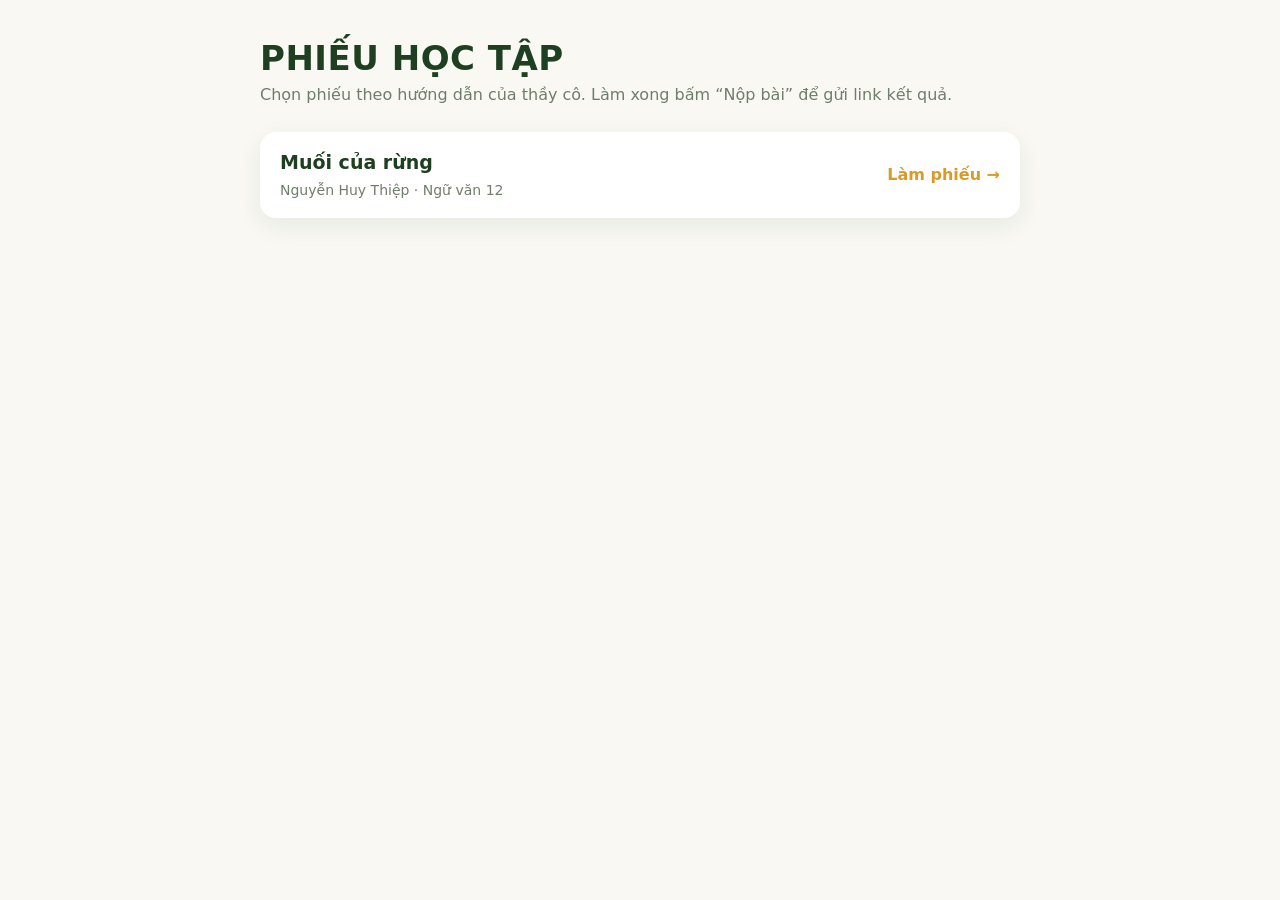
<file: index.html>
<!doctype html>
<html lang="vi">
<head>
<meta charset="utf-8"><meta name="viewport" content="width=device-width,initial-scale=1"><meta name="robots" content="noindex">
<title>Phiếu học tập</title>
<style>
:root{--paper:#F9F8F3;--ink:#1E3F20;--y:#D99B26;--r:#9E4733;--mute:#6f7d6c}
body{margin:0;background:var(--paper);color:var(--ink);font:16px/1.55 system-ui,'Segoe UI',sans-serif}
.w{max-width:760px;margin:0 auto;padding:40px 16px}
h1{font:800 34px/1.1 system-ui;margin:0 0 6px;letter-spacing:.5px}
p{color:var(--mute);margin:0 0 24px}
a.c{display:flex;justify-content:space-between;gap:12px;align-items:center;background:#fff;border-radius:16px;padding:16px 20px;margin-bottom:12px;text-decoration:none;color:var(--ink);box-shadow:0 8px 24px rgba(30,63,32,.08)}
a.c b{font-size:19px} a.c span{color:var(--mute);font-size:14px} a.c i{font-style:normal;color:var(--y);font-weight:800}
</style>
</head>
<body><div class="w">
<h1>PHIẾU HỌC TẬP</h1>
<p>Chọn phiếu theo hướng dẫn của thầy cô. Làm xong bấm “Nộp bài” để gửi link kết quả.</p>
<a class="c" href="van12/muoi-cua-rung/"><div><b>Muối của rừng</b><br><span>Nguyễn Huy Thiệp · Ngữ văn 12</span></div><i>Làm phiếu →</i></a>
</div></body>
</html>
</file>
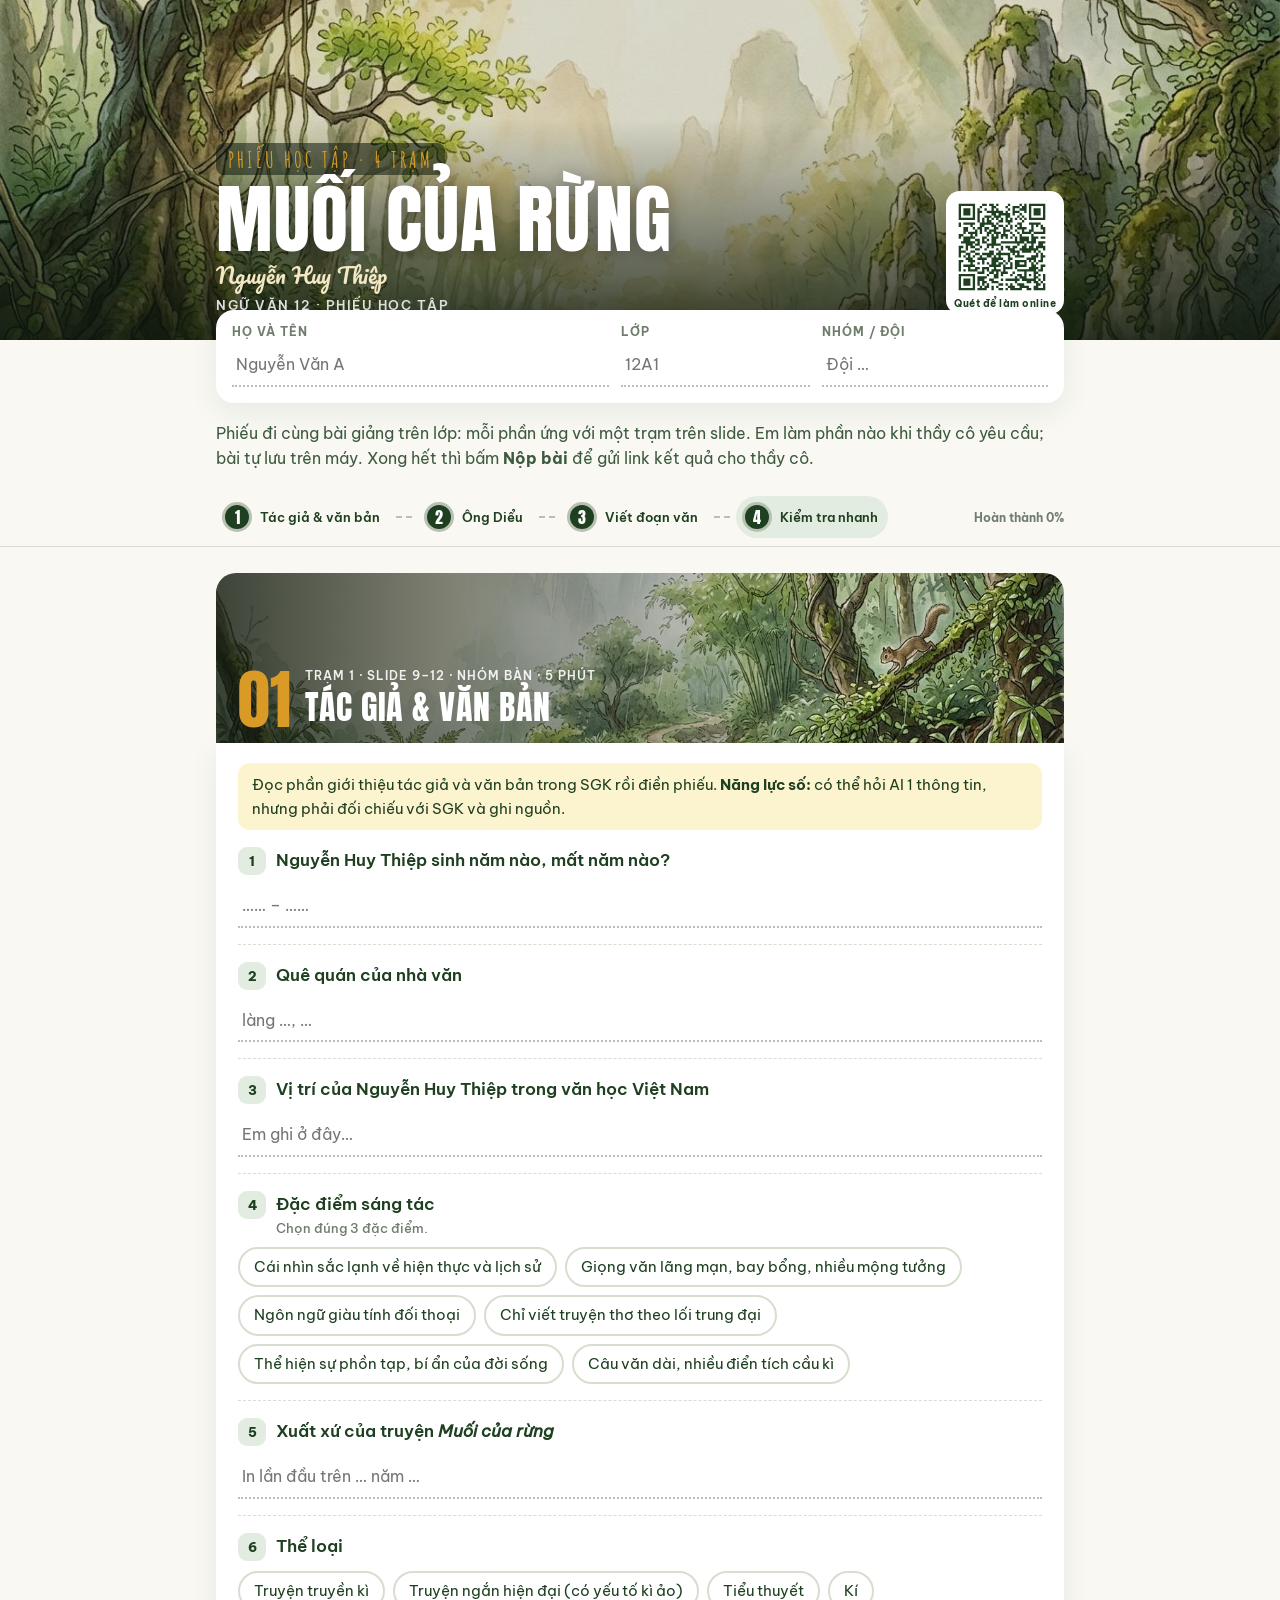
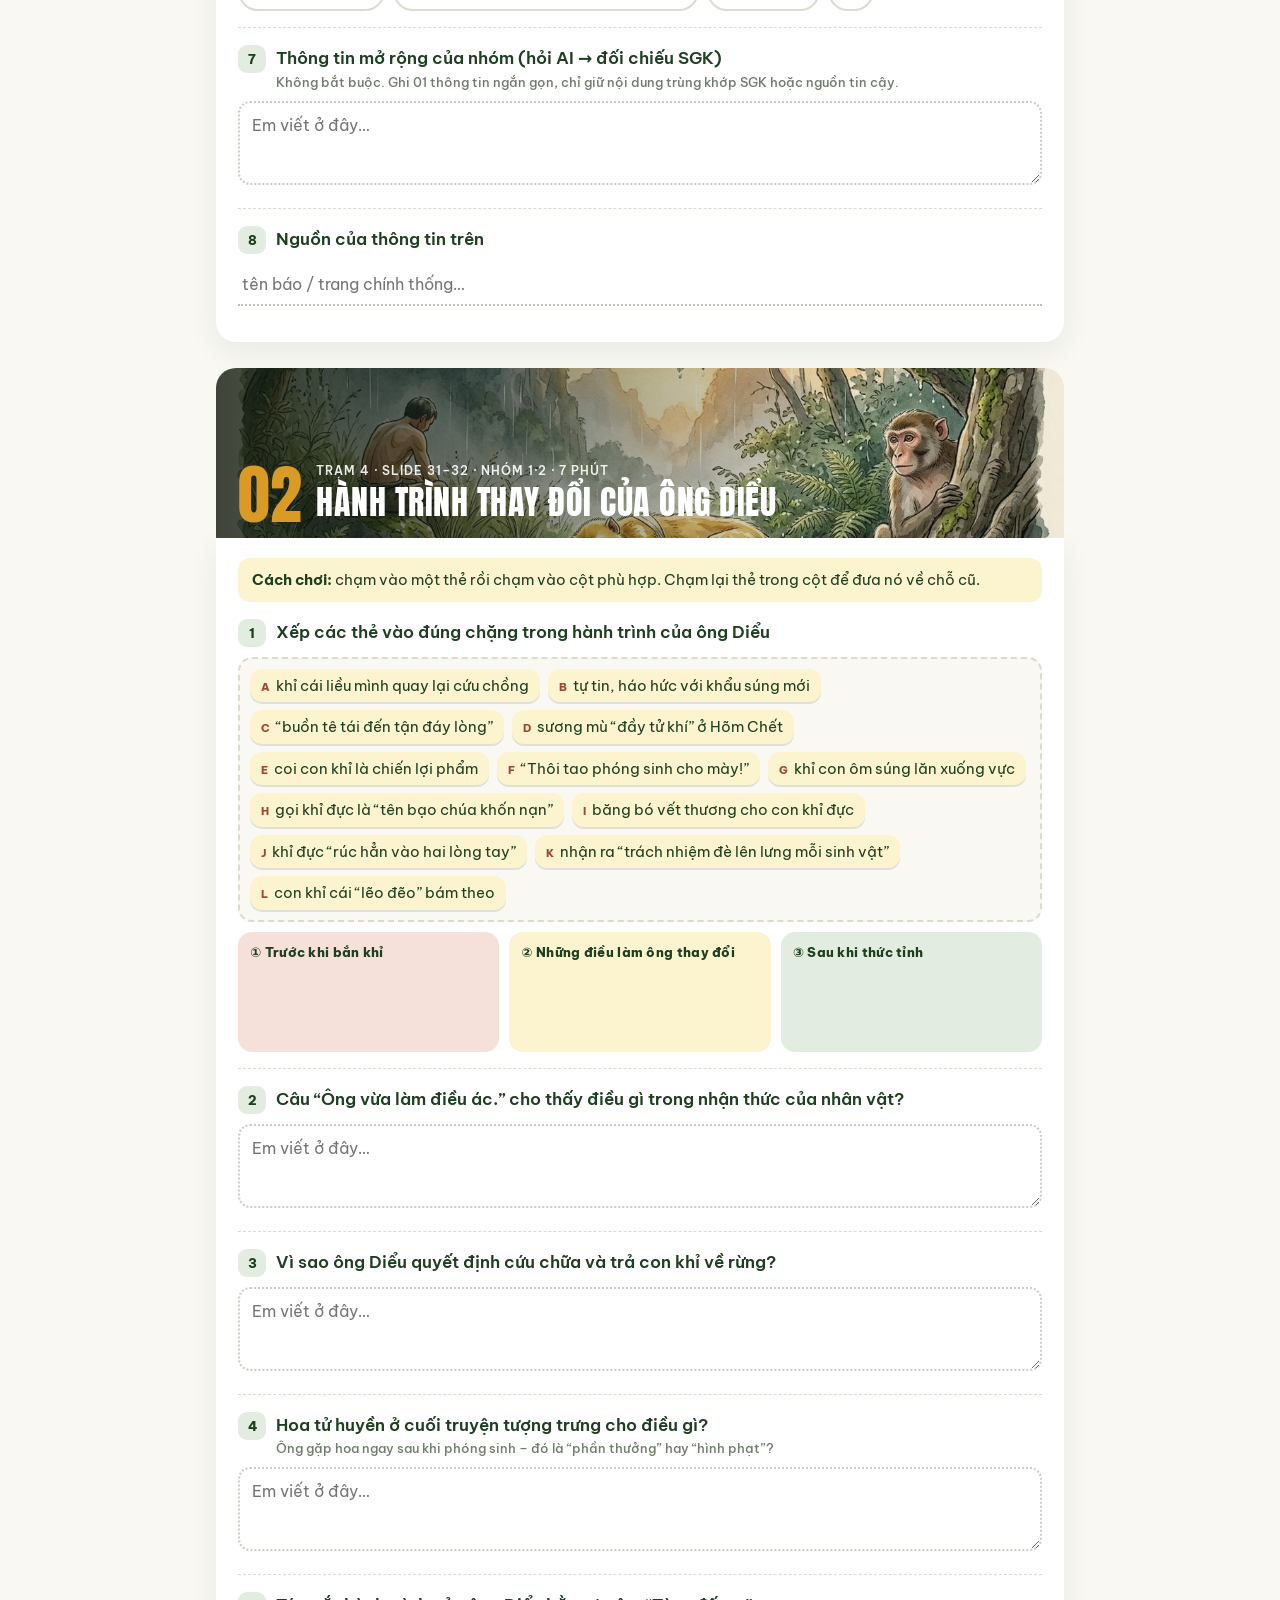
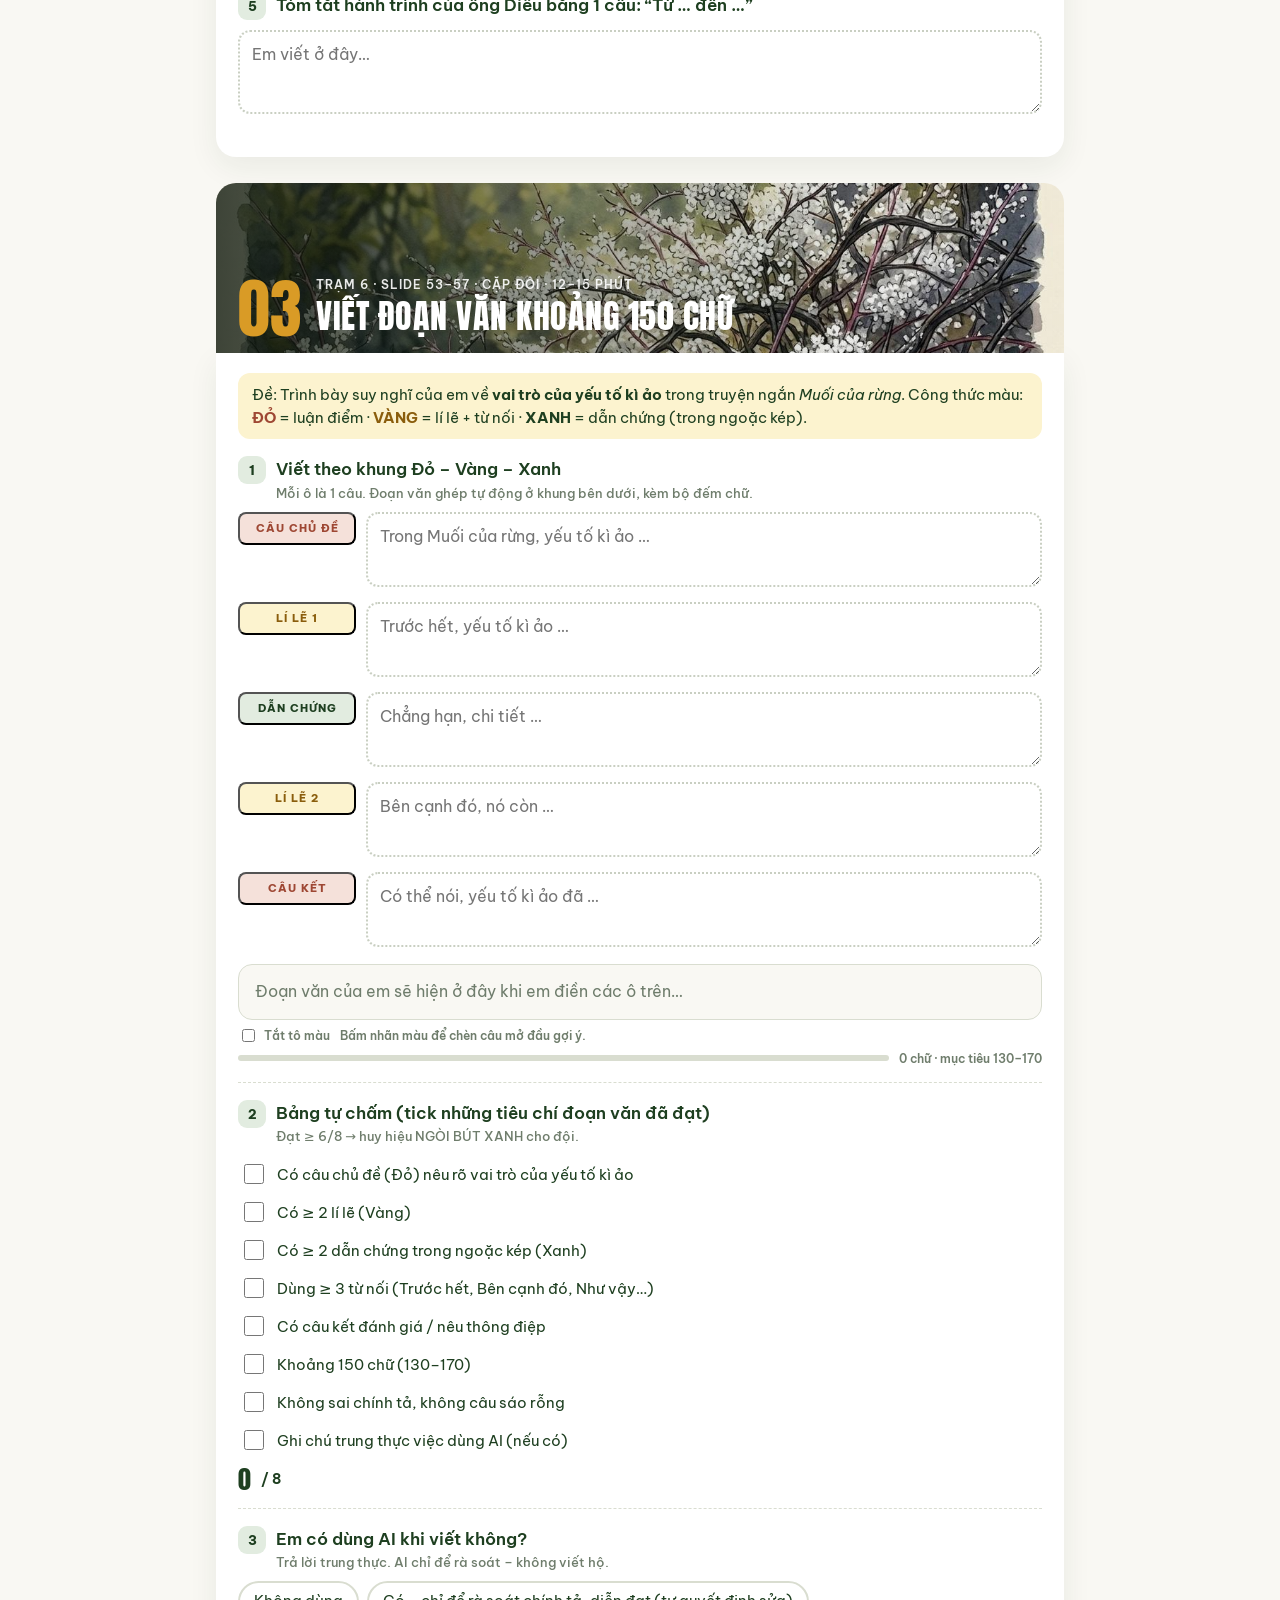
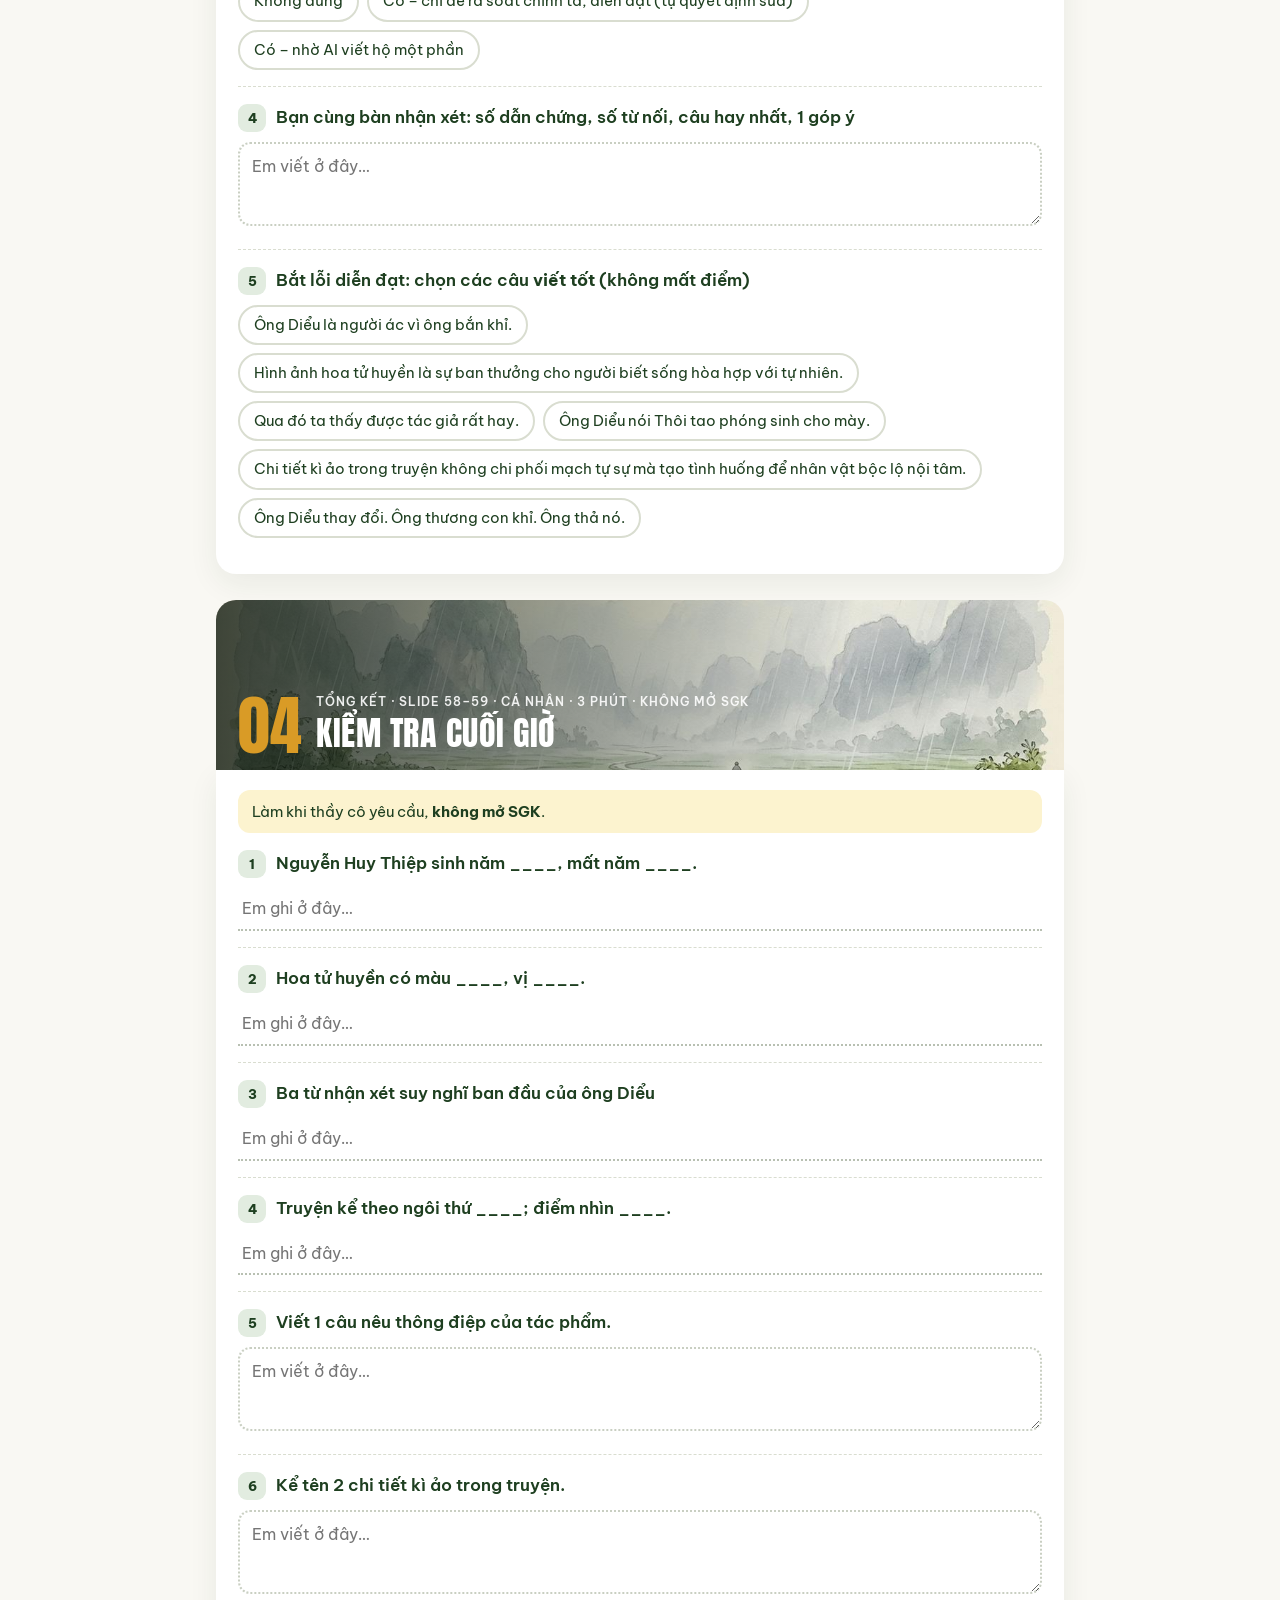
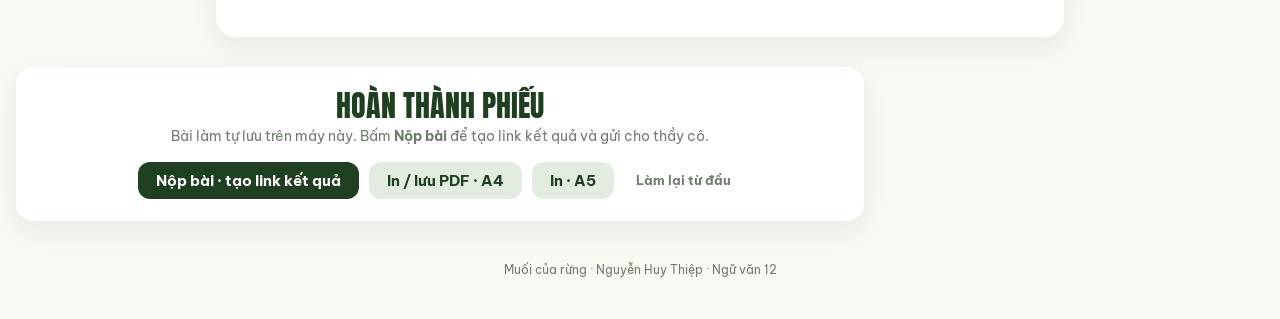
<file: van12/muoi-cua-rung/index.html>
<!doctype html>
<html lang="vi">
<head>
<meta charset="utf-8">
<meta name="viewport" content="width=device-width,initial-scale=1">
<meta name="robots" content="noindex">
<title>Phiếu học tập · Muối của rừng</title>
<link rel="stylesheet" href="fonts.css">
<style>/* Phiếu học tập tương tác – skill cinematic-lesson-html. Cùng bảng màu với slide. */
:root{
  --paper:#F9F8F3; --card:#fff; --ink:#1E3F20; --ink2:#3d5a3f; --mute:#6f7d6c; --line:#d9ddd0;
  --g:#1E3F20; --gl:#E2ECE0; --y:#D99B26; --yl:#FCF3CF; --r:#9E4733; --rl:#F5E1DA;
  --f-big:'Anton',Impact,sans-serif; --f-hand:'Pacifico',cursive; --f-label:'Amatic SC',cursive;
  --f-body:'Be Vietnam Pro',system-ui,sans-serif; --ease:cubic-bezier(.25,1,.5,1);
}
*{box-sizing:border-box}
html{-webkit-text-size-adjust:100%}
body{margin:0;background:var(--paper);color:var(--ink);font:400 16px/1.55 var(--f-body);-webkit-font-smoothing:antialiased}
button,input,textarea,select{font:inherit;color:inherit}
img{max-width:100%}
.wrap{max-width:880px;margin:0 auto;padding:0 16px}

/* ---------- HERO ---------- */
.hero{position:relative;min-height:340px;display:flex;align-items:flex-end;color:#fff;overflow:hidden;background:#24331f}
.hero .bgi{position:absolute;inset:0;width:100%;height:100%;object-fit:cover;animation:kb 26s ease-in-out infinite alternate}
.hero::after{content:"";position:absolute;inset:0;background:linear-gradient(0deg,rgba(14,24,13,.86),rgba(14,24,13,.15) 65%)}
@keyframes kb{from{transform:scale(1.04)}to{transform:scale(1.14) translate(-1.5%,1%)}}
.hero .wrap{position:relative;z-index:2;width:100%;padding-top:40px;padding-bottom:26px;display:flex;gap:18px;align-items:flex-end}
.hero .tt{flex:1;min-width:0}
.hero .kick{font:700 22px/1 var(--f-label);letter-spacing:3px;color:var(--y)}
.hero h1{font:400 clamp(40px,9vw,76px)/1 var(--f-big);margin:6px 0 4px;text-transform:uppercase;letter-spacing:1px;text-shadow:0 4px 18px rgba(0,0,0,.35)}
.hero .au{font:400 22px/1.3 var(--f-hand);color:#f3e7c4}
.hero .meta{font:600 13px/1.4 var(--f-body);letter-spacing:1.5px;text-transform:uppercase;opacity:.85;margin-top:6px}
.qrbox{background:#fff;border-radius:14px;padding:8px 8px 4px;text-align:center;color:var(--ink);flex:none}
.qrbox svg{display:block;width:96px;height:96px}
.qrbox small{display:block;font:700 10px/1.3 var(--f-body);letter-spacing:.5px;margin-top:2px}

/* ---------- MODE BANNER / TOOLBAR ---------- */
.mode{display:none;background:var(--r);color:#fff;font:600 14px/1.4 var(--f-body);padding:9px 0}
.mode .wrap{display:flex;gap:10px;align-items:center;flex-wrap:wrap}
.mode b{letter-spacing:1px}
body.gv .mode,body.res .mode{display:block}
body.gv .info,body.res .info{margin-top:14px}
body.res:not(.gv) .mode{background:var(--g)}
.mode button{margin-left:auto}
.mode button+button{margin-left:0}

/* ---------- INFO ---------- */
.info{margin:-30px auto 0;position:relative;z-index:3}
.info .card{display:grid;grid-template-columns:2fr 1fr 1.2fr;gap:12px;padding:16px}
.info label{display:block;font:700 12px/1 var(--f-body);letter-spacing:1px;color:var(--mute);text-transform:uppercase;margin-bottom:6px}
.intro{margin:18px 0 0;font-size:16px;color:var(--ink2)}

/* ---------- NAV (trạm) ---------- */
.nav{position:sticky;top:0;z-index:20;background:rgba(249,248,243,.93);backdrop-filter:blur(8px);border-bottom:1px solid var(--line);margin-top:18px}
.nav .wrap{display:flex;align-items:center;gap:6px;padding-top:8px;padding-bottom:8px;overflow-x:auto;scrollbar-width:none}
.nav a{display:flex;align-items:center;gap:8px;text-decoration:none;color:var(--ink);font:600 13px/1.2 var(--f-body);padding:6px 10px 6px 6px;border-radius:999px;white-space:nowrap;flex:none;transition:background .2s}
.nav a:hover,.nav a.cur{background:var(--gl)}
.nav .dot{width:30px;height:30px;border-radius:50%;display:grid;place-items:center;font:400 16px/1 var(--f-big);color:#fff;background:conic-gradient(var(--y) calc(var(--p,0)*1%),#b8c0b2 0);position:relative}
.nav .dot::before{content:"";position:absolute;inset:3px;border-radius:50%;background:var(--g)}
.nav .dot span{position:relative}
.nav .dot.done::before{background:var(--y)}
.nav .sep{flex:none;width:16px;border-top:2px dashed #b8c0b2}
.nav .tot{margin-left:auto;font:700 12px var(--f-body);color:var(--mute);white-space:nowrap;padding-left:10px}

/* ---------- PART ---------- */
.part{margin:26px 0 8px;scroll-margin-top:60px}
.banner{position:relative;height:170px;border-radius:20px 20px 0 0;overflow:hidden;background:var(--g)}
.banner img{width:100%;height:100%;object-fit:cover;transition:transform 6s ease}
.part:hover .banner img{transform:scale(1.05)}
.banner::after{content:"";position:absolute;inset:0;background:linear-gradient(90deg,rgba(14,24,13,.8),rgba(14,24,13,.05) 75%)}
.banner .bt{position:absolute;z-index:2;left:22px;right:22px;bottom:14px;color:#fff}
.banner .n{font:400 64px/0.9 var(--f-big);color:var(--y);float:left;margin-right:14px}
.banner h2{font:400 clamp(24px,4.6vw,34px)/1.08 var(--f-big);margin:4px 0 4px;text-transform:uppercase;letter-spacing:.5px}
.banner .m{font:600 12px/1.4 var(--f-body);letter-spacing:1px;opacity:.9;text-transform:uppercase}
.pbody{background:var(--card);border-radius:0 0 20px 20px;padding:8px 22px 20px;box-shadow:0 10px 30px rgba(30,63,32,.07)}
.pintro{margin:12px 0 0;padding:10px 14px;background:var(--yl);border-radius:12px;font-size:15px}
.card{background:var(--card);border-radius:18px;box-shadow:0 10px 30px rgba(30,63,32,.07)}

/* ---------- ITEM ---------- */
.it{padding:18px 0 16px;border-bottom:1px dashed var(--line)}
.it:last-child{border-bottom:0}
.q{font:600 17px/1.45 var(--f-body);margin:0 0 10px;display:flex;gap:10px}
.q .qn{flex:none;width:28px;height:28px;border-radius:9px;background:var(--gl);color:var(--g);display:grid;place-items:center;font:800 13px var(--f-body);margin-top:-1px}
.it.filled .q .qn{background:var(--g);color:#fff}
.q small{display:block;font:500 13px/1.4 var(--f-body);color:var(--mute);margin-top:2px}
.inp{width:100%;border:0;border-bottom:2px dotted #b8c0b2;background:linear-gradient(transparent 92%,transparent);padding:8px 4px;font-size:16px;outline:0;border-radius:0;transition:border-color .2s,background .2s}
.inp:focus{border-bottom-color:var(--y);background:var(--yl)}
textarea.inp{resize:vertical;min-height:84px;line-height:1.6;border:2px dotted #c9cfc2;border-radius:12px;padding:10px 12px}
textarea.inp:focus{border-color:var(--y)}
.meter{display:flex;align-items:center;gap:10px;margin-top:6px;font:600 12px var(--f-body);color:var(--mute)}
.meter i{flex:1;height:6px;border-radius:9px;background:var(--line);overflow:hidden;position:relative}
.meter i b{position:absolute;inset:0 auto 0 0;width:var(--w,0%);background:var(--y);border-radius:9px;transition:width .3s var(--ease)}
.meter.ok i b{background:#4f8a4a} .meter.over i b{background:var(--r)}
.pv,.lines{display:none}

/* lựa chọn */
.opts{display:flex;flex-wrap:wrap;gap:8px}
.opt{border:2px solid var(--line);background:#fff;border-radius:999px;padding:8px 14px;cursor:pointer;font-size:15px;line-height:1.35;text-align:left;transition:all .18s var(--ease)}
.opt:hover{border-color:var(--y)}
.opt.on{background:var(--g);border-color:var(--g);color:#fff;transform:translateY(-1px);box-shadow:0 6px 14px rgba(30,63,32,.18)}
.opt .bx{display:none}

/* phân loại (chạm thẻ → chạm ngăn) */
.pool{display:flex;flex-wrap:wrap;gap:8px;min-height:46px;padding:10px;border-radius:14px;background:var(--paper);border:2px dashed var(--line);margin-bottom:10px}
.pool:empty::before{content:"✓ Đã xếp hết thẻ";color:var(--mute);font:600 13px var(--f-body);align-self:center}
.chip{border:0;background:var(--yl);border-radius:12px;padding:7px 11px;font-size:14.5px;line-height:1.35;cursor:pointer;box-shadow:0 2px 0 rgba(30,63,32,.12);transition:transform .2s var(--ease),box-shadow .2s;text-align:left}
.chip b{font:800 11px var(--f-body);color:var(--r);margin-right:6px}
.chip.sel{background:var(--y);color:#fff;transform:translateY(-3px) rotate(-1deg);box-shadow:0 8px 18px rgba(217,155,38,.4)}
.chip.sel b{color:#fff}
.bins{display:grid;grid-template-columns:repeat(var(--nb,3),1fr);gap:10px}
.bin{border-radius:14px;padding:10px;min-height:120px;background:var(--gl);border:2px solid transparent;cursor:pointer;transition:border-color .2s,background .2s;display:flex;flex-direction:column;gap:6px}
.bin h5{margin:0 0 2px;font:800 13px/1.3 var(--f-body);letter-spacing:.3px}
.bin:nth-child(1){background:var(--rl)} .bin:nth-child(2){background:var(--yl)} .bin:nth-child(3){background:var(--gl)}
.bin.hot{border-color:var(--y);border-style:dashed}
.bin .chip{background:#fff}
.bin .wl{display:none}

/* khung đoạn văn */
.frame .fl{display:grid;grid-template-columns:118px 1fr;gap:10px;align-items:start;margin-bottom:8px}
.frame .tag{font:800 11px/1.3 var(--f-body);letter-spacing:1px;text-transform:uppercase;padding:7px 8px;border-radius:8px;text-align:center}
.t-r{background:var(--rl);color:var(--r)} .t-y{background:var(--yl);color:#8a5d0c} .t-g{background:var(--gl);color:var(--g)}
.frame textarea.inp{min-height:58px}
.prev{margin-top:10px;padding:14px 16px;border-radius:14px;background:var(--paper);border:1px solid var(--line);font-size:15.5px;line-height:1.65}
.prev:empty::before{content:"Đoạn văn của em sẽ hiện ở đây khi em điền các ô trên…";color:var(--mute)}
.prev .cr{background:var(--rl);border-radius:4px} .prev .cy{background:var(--yl);border-radius:4px} .prev .cg{background:var(--gl);border-radius:4px}
.prev.plain span{background:none!important}
.mini{font:600 12px var(--f-body);color:var(--mute);display:flex;gap:10px;align-items:center;margin-top:6px;flex-wrap:wrap}
.mini label{display:flex;gap:6px;align-items:center;cursor:pointer}

/* bảng tự chấm */
.cl label{display:flex;gap:10px;align-items:flex-start;padding:7px 2px;cursor:pointer;font-size:15px}
.cl input{width:20px;height:20px;accent-color:var(--g);flex:none;margin-top:1px}
.cl .sum{display:flex;align-items:center;gap:10px;margin-top:6px;font:700 14px var(--f-body)}
.cl .sum b{font:400 26px/1 var(--f-big);color:var(--g)}
.medal{display:none;font:400 18px/1 var(--f-hand);color:#fff;background:var(--r);padding:8px 14px;border-radius:999px;animation:pop .5s var(--ease)}
.cl.pass .medal{display:inline-block}
@keyframes pop{from{transform:scale(.4) rotate(-8deg);opacity:0}}

/* ---------- ĐÁP ÁN (chỉ GV) ---------- */
.ans{display:none;margin-top:10px;padding:10px 14px;border-radius:12px;background:#eaf4e6;border-left:5px solid #4f8a4a;font-size:14.5px}
.ans::before{content:"ĐÁP ÁN · GỢI Ý";display:block;font:800 11px var(--f-body);letter-spacing:1.5px;color:#4f8a4a;margin-bottom:4px}
body.gv.showans .ans{display:block}
.ans ul{margin:4px 0;padding-left:18px}
.q .score{margin-left:auto;align-self:flex-start;flex:none}
.score{display:none;font:800 12px var(--f-body);padding:4px 9px;border-radius:7px;margin-left:8px;background:var(--line)}
body.gv.res .score{display:inline-block}
.score.s1{background:#4f8a4a;color:#fff} .score.s5{background:var(--y);color:#fff} .score.s0{background:var(--r);color:#fff}
.pscore{display:none;margin-left:auto;font:400 26px/1 var(--f-big);color:var(--y)}
body.gv.res .pscore{display:block}

/* ---------- ACTIONS ---------- */
.actions{margin:30px 0 40px;text-align:center}
.actions .card{padding:22px 18px}
.actions h3{font:400 30px/1.1 var(--f-big);margin:0 0 4px;text-transform:uppercase}
.actions p{margin:0 0 14px;color:var(--mute);font-size:14px}
.row{display:flex;gap:10px;flex-wrap:wrap;justify-content:center}
.b{border:0;border-radius:12px;padding:11px 18px;font:700 15px/1 var(--f-body);cursor:pointer;background:var(--gl);color:var(--g);transition:transform .15s,box-shadow .2s}
.b:hover{transform:translateY(-1px);box-shadow:0 6px 14px rgba(30,63,32,.15)}
.b:active{transform:translateY(1px)}
.b.p{background:var(--g);color:#fff} .b.y{background:var(--y);color:#fff} .b.r{background:var(--r);color:#fff}
.b.sm{padding:7px 12px;font-size:13px;border-radius:9px}
.mode .b{background:rgba(255,255,255,.18);color:#fff}
.foot{text-align:center;color:var(--mute);font-size:12px;padding:0 0 40px}

/* ---------- MODAL ---------- */
.modal{position:fixed;inset:0;z-index:50;background:rgba(14,24,13,.55);display:none;align-items:center;justify-content:center;padding:16px}
.modal.show{display:flex;animation:fade .25s}
@keyframes fade{from{opacity:0}}
.modal .card{width:min(640px,100%);max-height:92vh;overflow:auto;padding:22px;position:relative}
.modal h3{font:400 28px/1.1 var(--f-big);margin:0 0 6px;text-transform:uppercase}
.modal .x{position:absolute;right:12px;top:10px;border:0;background:none;font-size:26px;cursor:pointer;color:var(--mute)}
.modal textarea{width:100%;min-height:96px;font:500 12px/1.4 ui-monospace,Consolas,monospace;border:2px solid var(--line);border-radius:12px;padding:10px;word-break:break-all}
.modal .warn{font-size:13px;color:var(--r);margin:6px 0}
#qrOut{display:flex;justify-content:center;margin-top:12px}
#qrOut svg,#qrOut img{width:min(320px,80vw);height:auto;background:#fff;padding:8px;border-radius:12px}
.sumtb{width:100%;border-collapse:collapse;font-size:13px;margin-top:10px}
.sumtb th,.sumtb td{border-bottom:1px solid var(--line);padding:6px 5px;text-align:left;white-space:nowrap}
.sumtb th{font-size:11px;letter-spacing:1px;color:var(--mute);text-transform:uppercase}
.sumtb td.n{text-align:right;font-weight:700}
.toast{position:fixed;left:50%;bottom:22px;transform:translateX(-50%) translateY(30px);background:var(--g);color:#fff;padding:10px 18px;border-radius:12px;font:600 14px var(--f-body);opacity:0;transition:all .3s var(--ease);z-index:60;pointer-events:none;max-width:90vw}
.toast.show{opacity:1;transform:translateX(-50%) translateY(0)}
.ro .inp,.ro .opt,.ro .chip,.ro .bin,.ro input{pointer-events:none}
canvas.cf{position:fixed;inset:0;pointer-events:none;z-index:70}

@media (max-width:640px){
  .hero{min-height:300px} .hero .wrap{flex-direction:column;align-items:flex-start}
  .qrbox{display:none}
  .info .card{grid-template-columns:1fr 1fr} .info .card>div:first-child{grid-column:1/-1}
  .bins{grid-template-columns:1fr}
  .frame .fl{grid-template-columns:1fr;gap:4px} .frame .tag{justify-self:start}
  .pbody{padding:6px 16px 16px} .banner{height:140px}
  .nav .lab{display:none} .nav a{padding:4px}
}
@media (prefers-reduced-motion:reduce){*{animation:none!important;transition:none!important}}

/* ---------- IN A4 / A5 ---------- */
.ponly{display:none}
@media print{
  :root{--card:#fff}
  body{background:#fff;font-size:10.5pt;line-height:1.45}
  .nav,.actions,.modal,.mode,.toast,.mini,.meter,.b,.pintro,.banner img,canvas.cf,.hero .bgi,.hero::after{display:none!important}
  .wrap{max-width:none;padding:0}
  .hero{min-height:0;background:none;color:var(--ink);border-bottom:2px solid var(--ink);margin-bottom:4mm}
  .hero .wrap{padding:0 0 3mm;flex-direction:row;align-items:center}
  .hero h1{font-size:30pt;text-shadow:none;margin:0} .hero .kick{color:var(--r);font-size:15pt} .hero .au{color:var(--ink2);font-size:13pt} .hero .meta{opacity:1;font-size:8pt}
  .qrbox{display:block!important;border:1px solid var(--line);padding:2mm} .qrbox svg{width:24mm;height:24mm} .qrbox small{font-size:6.5pt;max-width:30mm}
  .info{margin:0} .info .card{box-shadow:none;padding:0;grid-template-columns:2fr 1fr 1fr;gap:4mm}
  .intro{display:none}
  .card,.pbody{box-shadow:none}
  .part{margin:4mm 0 0;break-before:auto}
  .part+.part{break-before:page}
  .banner{height:auto;background:none;border-radius:0;border-bottom:1.5px solid var(--ink);overflow:visible}
  .banner::after{display:none}
  .banner .bt{position:static;color:var(--ink);padding:0 0 1.5mm}
  .banner .n{font-size:26pt;color:var(--y)} .banner h2{font-size:16pt} .banner .m{color:var(--mute);font-size:7.5pt}
  .pbody{padding:0;border-radius:0}
  .it{padding:2.6mm 0;break-inside:avoid;border-bottom:.6px dashed #bbb}
  .q{font-size:10.5pt;margin-bottom:1.5mm} .q .qn{width:5.5mm;height:5.5mm;font-size:8pt;border:1px solid var(--g);background:none!important;color:var(--g)!important}
  .inp{border-bottom:1px dotted #777;padding:1mm 0 .5mm;font-size:10.5pt;min-height:7mm}
  textarea.inp{display:none}
  .pv{display:block;white-space:pre-wrap;font-size:10.5pt;line-height:8mm;min-height:8mm;border-bottom:1px dotted #777}
  .pv:empty{display:none}
  .lines{display:block} .lines i{display:block;height:8mm;border-bottom:1px dotted #777}
  .opt{border:0;padding:.6mm 0;border-radius:0;font-size:10pt;width:100%;background:none!important;color:var(--ink)!important;box-shadow:none!important;transform:none!important}
  .opt .bx{display:inline-block;width:3.6mm;height:3.6mm;border:1px solid var(--ink);margin-right:2mm;vertical-align:-.5mm;text-align:center;font-size:7pt;line-height:3.4mm}
  .opts{gap:0 6mm;display:grid;grid-template-columns:1fr 1fr}
  .pool{background:none;border:1px dashed #999;padding:1.5mm;gap:1.5mm 3mm}
  .pool:empty{display:none}
  .chip{background:none!important;box-shadow:none;padding:.5mm 0;font-size:9.5pt;color:var(--ink)!important;transform:none!important}
  .bins{grid-template-columns:repeat(var(--nb,3),1fr);gap:3mm}
  .bin{background:none!important;border:1px solid #999;min-height:34mm;padding:2mm}
  .bin .wl{display:block;margin-top:auto;font-size:8pt;color:var(--mute)}
  .bin .wl i{display:block;border-bottom:1px dotted #777;height:6mm}
  .frame .fl{grid-template-columns:24mm 1fr;margin-bottom:1mm}
  .frame .tag{background:none!important;border:1px solid currentColor;padding:1mm;font-size:7pt}
  .prev{display:none}
  .cl label{padding:.6mm 0;font-size:9.5pt} .cl input{width:3.6mm;height:3.6mm}
  .cl .sum b{font-size:14pt}
  .ans{break-inside:avoid;background:none;border-left:3px solid #4f8a4a;font-size:9.5pt}
  .foot{padding:4mm 0 0;font-size:7.5pt}
  .ponly{display:block}
  html.a5 body{font-size:9pt}
  html.a5 .q,html.a5 .inp,html.a5 .pv,html.a5 .opt{font-size:9pt}
  html.a5 .hero h1{font-size:22pt} html.a5 .qrbox svg{width:20mm;height:20mm}
  html.a5 .opts{grid-template-columns:1fr}
  html.a5 .bins{grid-template-columns:1fr} html.a5 .bin{min-height:20mm}
  html.a5 .pv,html.a5 .lines i{line-height:7mm;height:7mm}
  html.a5 .info .card{grid-template-columns:1fr 1fr}
  html.a5 .info .card>div:first-child{grid-column:1/-1}
}
body.gv.showans .ans:empty{display:none}
.hero .kick{display:inline-block;background:rgba(14,24,13,.55);padding:6px 12px 4px;border-radius:8px}
.banner .bt{display:grid;grid-template-columns:auto 1fr;column-gap:14px;align-items:end}
.banner .n{grid-row:1/3;float:none;margin:0}
@media (max-width:640px){
  .banner .n{font-size:46px} .banner h2{font-size:22px}
  .bins{grid-template-columns:repeat(var(--nb,3),1fr);gap:6px}
  .bin{padding:6px;min-height:96px} .bin h5{font-size:11px}
  .bin .chip{font-size:12.5px;padding:5px 7px}
  .pool{position:relative}
}
@media print{.hero .kick{background:none;padding:0}}
</style>
</head>
<body>
<header class="hero">
  <img class="bgi" src="img/s01-bia-rung-xuan.jpg" alt="">
  <div class="wrap">
    <div class="tt"><div class="kick">PHIẾU HỌC TẬP · 4 TRẠM</div><h1>Muối của rừng</h1><div class="au">Nguyễn Huy Thiệp</div><div class="meta">Ngữ văn 12 · Phiếu học tập</div></div>
    <div class="qrbox"><svg xmlns="http://www.w3.org/2000/svg" width="96" height="96" viewBox="0 0 410 410" class="segno"><g transform="scale(10)"><path fill="#fff" d="M0 0h41v41h-41z"/><path class="qrline" stroke="#1e3f20" d="M2 2.5h7m3 0h2m1 0h2m1 0h1m4 0h1m4 0h1m1 0h1m1 0h7m-37 1h1m5 0h1m2 0h1m4 0h2m4 0h1m2 0h3m1 0h2m1 0h1m5 0h1m-37 1h1m1 0h3m1 0h1m1 0h1m2 0h1m2 0h1m1 0h1m4 0h1m1 0h1m2 0h3m1 0h1m1 0h3m1 0h1m-37 1h1m1 0h3m1 0h1m1 0h2m2 0h7m1 0h1m2 0h3m2 0h1m1 0h1m1 0h3m1 0h1m-37 1h1m1 0h3m1 0h1m1 0h1m5 0h2m1 0h5m1 0h1m2 0h1m3 0h1m1 0h3m1 0h1m-37 1h1m5 0h1m1 0h1m2 0h3m1 0h3m2 0h2m3 0h1m1 0h1m2 0h1m5 0h1m-37 1h7m1 0h1m1 0h1m1 0h1m1 0h1m1 0h1m1 0h1m1 0h1m1 0h1m1 0h1m1 0h1m1 0h1m1 0h7m-29 1h1m1 0h1m1 0h2m3 0h2m1 0h3m4 0h1m-28 1h1m1 0h5m2 0h6m1 0h1m4 0h1m3 0h2m3 0h5m-35 1h1m4 0h1m3 0h2m3 0h2m1 0h2m1 0h1m1 0h1m1 0h1m1 0h1m4 0h1m1 0h1m1 0h1m-34 1h2m2 0h1m1 0h2m1 0h2m2 0h2m2 0h1m2 0h1m2 0h4m2 0h1m3 0h2m-35 1h2m3 0h1m1 0h1m1 0h1m1 0h3m3 0h3m2 0h1m2 0h1m2 0h2m4 0h1m-35 1h1m1 0h4m1 0h1m2 0h2m1 0h3m1 0h1m2 0h1m2 0h1m1 0h4m1 0h5m-37 1h2m3 0h1m1 0h1m4 0h1m1 0h1m1 0h1m1 0h3m2 0h1m2 0h1m4 0h1m-32 1h1m1 0h5m3 0h2m2 0h3m1 0h1m1 0h1m1 0h1m1 0h1m1 0h4m1 0h3m1 0h2m-35 1h3m2 0h2m1 0h1m1 0h1m1 0h2m8 0h1m1 0h4m1 0h2m-32 1h6m1 0h1m1 0h2m2 0h2m2 0h10m1 0h4m1 0h3m-34 1h3m1 0h2m3 0h6m7 0h1m2 0h1m2 0h1m2 0h2m-36 1h2m1 0h1m1 0h2m2 0h1m2 0h1m1 0h1m3 0h1m1 0h2m1 0h2m2 0h2m1 0h2m1 0h4m-37 1h1m2 0h1m3 0h2m2 0h1m4 0h1m1 0h1m2 0h3m2 0h8m2 0h1m-37 1h3m2 0h2m6 0h2m2 0h1m4 0h4m1 0h4m1 0h1m1 0h1m-35 1h1m2 0h2m2 0h2m1 0h5m1 0h6m1 0h1m1 0h1m7 0h1m1 0h1m-36 1h1m1 0h1m1 0h1m1 0h1m2 0h1m2 0h2m1 0h1m1 0h1m3 0h1m2 0h4m3 0h3m1 0h2m-34 1h3m2 0h4m2 0h5m2 0h2m6 0h4m2 0h1m-36 1h2m2 0h3m3 0h1m3 0h3m2 0h1m1 0h1m2 0h5m1 0h1m1 0h1m1 0h2m-36 1h1m4 0h1m2 0h1m1 0h1m1 0h1m1 0h2m1 0h2m1 0h1m1 0h1m1 0h2m2 0h1m2 0h1m1 0h1m-34 1h1m1 0h5m6 0h5m1 0h1m2 0h1m1 0h5m2 0h2m2 0h2m-37 1h1m3 0h1m2 0h2m1 0h3m2 0h1m3 0h4m1 0h1m5 0h4m1 0h1m-36 1h1m1 0h1m1 0h4m2 0h1m1 0h1m1 0h4m1 0h1m5 0h8m1 0h2m-28 1h3m2 0h2m1 0h1m1 0h3m2 0h1m4 0h1m3 0h2m-34 1h7m5 0h1m2 0h2m1 0h1m3 0h1m2 0h2m1 0h1m1 0h1m1 0h1m1 0h1m1 0h1m-37 1h1m5 0h1m1 0h4m3 0h2m7 0h1m1 0h3m3 0h2m2 0h1m-37 1h1m1 0h3m1 0h1m1 0h3m2 0h2m3 0h1m1 0h6m1 0h6m1 0h1m1 0h1m-37 1h1m1 0h3m1 0h1m1 0h1m1 0h2m2 0h3m7 0h1m4 0h2m1 0h2m1 0h1m-36 1h1m1 0h3m1 0h1m1 0h1m1 0h1m1 0h1m4 0h2m1 0h1m1 0h1m2 0h3m5 0h2m1 0h1m-37 1h1m5 0h1m2 0h1m1 0h2m1 0h1m1 0h1m4 0h3m2 0h4m2 0h2m2 0h1m-37 1h7m1 0h4m2 0h1m2 0h2m1 0h1m1 0h5m2 0h2m1 0h5"/></g></svg><small>Quét để làm online</small></div>
  </div>
</header>
<div class="mode"><div class="wrap" id="modeBar"></div></div>
<div class="wrap info">
  <div class="card">
    <div><label for="fN">Họ và tên</label><input class="inp" id="fN" autocomplete="off" placeholder="Nguyễn Văn A"></div>
    <div><label for="fL">Lớp</label><input class="inp" id="fL" placeholder="12A1"></div>
    <div><label for="fG">Nhóm / Đội</label><input class="inp" id="fG" list="teams" placeholder="Đội …"><datalist id="teams"></datalist></div>
  </div>
  <p class="intro">Phiếu đi cùng bài giảng trên lớp: mỗi phần ứng với một trạm trên slide. Em làm phần nào khi thầy cô yêu cầu; bài tự lưu trên máy. Xong hết thì bấm <b>Nộp bài</b> để gửi link kết quả cho thầy cô.</p>
</div>
<nav class="nav"><div class="wrap" id="nav"></div></nav>
<main class="wrap" id="app"></main>
<div class="wrap actions">
  <div class="card">
    <h3>Hoàn thành phiếu</h3>
    <p data-stud>Bài làm tự lưu trên máy này. Bấm <b>Nộp bài</b> để tạo link kết quả và gửi cho thầy cô.</p>
    <div class="row">
      <button class="b p" data-do="send" data-stud>Nộp bài · tạo link kết quả</button>
      <button class="b" data-do="a4">In / lưu PDF · A4</button>
      <button class="b" data-do="a5">In · A5</button>
      <button class="b sm" data-do="reset" data-stud style="background:none;color:var(--mute)">Làm lại từ đầu</button>
    </div>
  </div>
</div>
<footer class="foot">Muối của rừng · Nguyễn Huy Thiệp · Ngữ văn 12 <span class="ponly">Làm online: https://haha258369.github.io/phieu-hoc-tap/van12/muoi-cua-rung/</span></footer>

<div class="modal" id="mSend"><div class="card">
  <button class="x" aria-label="Đóng">×</button>
  <h3>Gửi kết quả cho thầy cô</h3>
  <p style="margin:0 0 8px;font-size:14px">Đây là <b>link kết quả</b> chứa toàn bộ bài làm của em. Sao chép rồi gửi qua Zalo / Messenger / Google Classroom / email cho thầy cô.</p>
  <p class="warn" id="sWarn"></p>
  <textarea id="sLink" readonly onclick="this.select()"></textarea>
  <div class="row" style="justify-content:flex-start;margin-top:10px">
    <button class="b p" data-do="copy">Sao chép link</button>
    <button class="b y" data-do="share" id="bShare">Chia sẻ…</button>
    <button class="b" data-do="mail">Gửi email</button>
    <button class="b" data-do="qr">Hiện mã QR</button>
  </div>
  <div id="qrOut"></div>
  <p style="font-size:12px;color:var(--mute);margin:10px 0 0">Dữ liệu nằm sau dấu # của link, không lưu trên máy chủ nào. Sửa bài xong thì bấm Nộp bài lại để có link mới.</p>
</div></div>

<div class="modal" id="mSum"><div class="card" style="width:min(980px,100%)">
  <button class="x" aria-label="Đóng">×</button>
  <h3>Tổng hợp bài nộp</h3>
  <p style="margin:0 0 8px;font-size:14px">Dán vào đây các link kết quả HS gửi (dán cả đoạn tin nhắn Zalo cũng được – máy tự lọc link).</p>
  <textarea id="sumIn" placeholder="https://…#r=z…"></textarea>
  <div class="row" style="justify-content:flex-start;margin-top:10px"><button class="b p" data-do="read">Đọc &amp; chấm</button><button class="b" data-do="csv" id="bCsv" style="display:none">Tải bảng điểm (.csv)</button></div>
  <div id="sumOut"></div>
</div></div>
<div class="toast" id="toast"></div>

<script id="wsdef" type="application/json">{"id": "van12-muoi-cua-rung", "title": "Muối của rừng", "url": "https://haha258369.github.io/phieu-hoc-tap/van12/muoi-cua-rung/", "teams": ["Đội 1", "Đội 2", "Đội 3", "Đội 4"], "parts": [{"id": "p1", "short": "Tác giả & văn bản", "title": "Tác giả & văn bản", "img": "img/s02-loi-mon-mua-xuan.jpg", "meta": "Trạm 1 · Slide 9–12 · Nhóm bàn · 5 phút", "intro": "Đọc phần giới thiệu tác giả và văn bản trong SGK rồi điền phiếu. <b>Năng lực số:<\/b> có thể hỏi AI 1 thông tin, nhưng phải đối chiếu với SGK và ghi nguồn.", "items": [{"id": "p1_nam", "type": "text", "q": "Nguyễn Huy Thiệp sinh năm nào, mất năm nào?", "ph": "…… – ……"}, {"id": "p1_que", "type": "text", "q": "Quê quán của nhà văn", "ph": "làng …, …"}, {"id": "p1_vitri", "type": "text", "q": "Vị trí của Nguyễn Huy Thiệp trong văn học Việt Nam"}, {"id": "p1_dd", "type": "choice", "multi": true, "q": "Đặc điểm sáng tác", "hint": "Chọn đúng 3 đặc điểm.", "opts": ["Cái nhìn sắc lạnh về hiện thực và lịch sử", "Giọng văn lãng mạn, bay bổng, nhiều mộng tưởng", "Ngôn ngữ giàu tính đối thoại", "Chỉ viết truyện thơ theo lối trung đại", "Thể hiện sự phồn tạp, bí ẩn của đời sống", "Câu văn dài, nhiều điển tích cầu kì"], "pts": 2}, {"id": "p1_xx", "type": "text", "q": "Xuất xứ của truyện <i>Muối của rừng<\/i>", "ph": "In lần đầu trên … năm …"}, {"id": "p1_tl", "type": "choice", "q": "Thể loại", "opts": ["Truyện truyền kì", "Truyện ngắn hiện đại (có yếu tố kì ảo)", "Tiểu thuyết", "Kí"]}, {"id": "p1_ai", "type": "long", "optional": true, "rows": 2, "lines": 2, "q": "Thông tin mở rộng của nhóm (hỏi AI → đối chiếu SGK)", "hint": "Không bắt buộc. Ghi 01 thông tin ngắn gọn, chỉ giữ nội dung trùng khớp SGK hoặc nguồn tin cậy."}, {"id": "p1_ng", "type": "text", "optional": true, "q": "Nguồn của thông tin trên", "ph": "tên báo / trang chính thống…"}]}, {"id": "p2", "short": "Ông Diểu", "title": "Hành trình thay đổi của ông Diểu", "img": "img/s22-canh6-khi-cai.jpg", "meta": "Trạm 4 · Slide 31–32 · Nhóm 1·2 · 7 phút", "intro": "<b>Cách chơi:<\/b> chạm vào một thẻ rồi chạm vào cột phù hợp. Chạm lại thẻ trong cột để đưa nó về chỗ cũ.", "items": [{"id": "p2_sort", "type": "sort", "pts": 3, "q": "Xếp các thẻ vào đúng chặng trong hành trình của ông Diểu", "bins": ["① Trước khi bắn khỉ", "② Những điều làm ông thay đổi", "③ Sau khi thức tỉnh"], "chips": ["khỉ cái liều mình quay lại cứu chồng", "tự tin, háo hức với khẩu súng mới", "“buồn tê tái đến tận đáy lòng”", "sương mù “đầy tử khí” ở Hõm Chết", "coi con khỉ là chiến lợi phẩm", "“Thôi tao phóng sinh cho mày!”", "khỉ con ôm súng lăn xuống vực", "gọi khỉ đực là “tên bạo chúa khốn nạn”", "băng bó vết thương cho con khỉ đực", "khỉ đực “rúc hẳn vào hai lòng tay”", "nhận ra “trách nhiệm đè lên lưng mỗi sinh vật”", "con khỉ cái “lẽo đẽo” bám theo"]}, {"id": "p2_ac", "type": "long", "rows": 2, "lines": 2, "q": "Câu “Ông vừa làm điều ác.” cho thấy điều gì trong nhận thức của nhân vật?"}, {"id": "p2_vi", "type": "long", "rows": 2, "lines": 3, "q": "Vì sao ông Diểu quyết định cứu chữa và trả con khỉ về rừng?"}, {"id": "p2_hoa", "type": "long", "rows": 2, "lines": 3, "q": "Hoa tử huyền ở cuối truyện tượng trưng cho điều gì?", "hint": "Ông gặp hoa ngay sau khi phóng sinh – đó là “phần thưởng” hay “hình phạt”?"}, {"id": "p2_tom", "type": "long", "rows": 2, "lines": 2, "q": "Tóm tắt hành trình của ông Diểu bằng 1 câu: “Từ … đến …”"}]}, {"id": "p3", "short": "Viết đoạn văn", "title": "Viết đoạn văn khoảng 150 chữ", "img": "img/s44-hoa-tu-huyen.jpg", "meta": "Trạm 6 · Slide 53–57 · Cặp đôi · 12–15 phút", "intro": "Đề: Trình bày suy nghĩ của em về <b>vai trò của yếu tố kì ảo<\/b> trong truyện ngắn <i>Muối của rừng<\/i>. Công thức màu: <b style=\"color:var(--r)\">ĐỎ<\/b> = luận điểm · <b style=\"color:#8a5d0c\">VÀNG<\/b> = lí lẽ + từ nối · <b style=\"color:var(--g)\">XANH<\/b> = dẫn chứng (trong ngoặc kép).", "items": [{"id": "p3_dv", "type": "frame", "pts": 4, "words": "130,170", "q": "Viết theo khung Đỏ – Vàng – Xanh", "hint": "Mỗi ô là 1 câu. Đoạn văn ghép tự động ở khung bên dưới, kèm bộ đếm chữ.", "lines": [{"tone": "r", "label": "Câu chủ đề", "start": "Trong <i>Muối của rừng<\/i>, yếu tố kì ảo", "end": "giữ vai trò …"}, {"tone": "y", "label": "Lí lẽ 1", "start": "Trước hết, yếu tố kì ảo", "end": "tạo sự hấp dẫn, li kì …"}, {"tone": "g", "label": "Dẫn chứng", "start": "Chẳng hạn, chi tiết", "end": "“…” cho thấy …"}, {"tone": "y", "label": "Lí lẽ 2", "start": "Bên cạnh đó, nó còn", "end": "thức tỉnh nhân vật …"}, {"tone": "r", "label": "Câu kết", "start": "Có thể nói, yếu tố kì ảo đã", "end": "góp phần thể hiện thông điệp …"}]}, {"id": "p3_tc", "type": "check", "q": "Bảng tự chấm (tick những tiêu chí đoạn văn đã đạt)", "medal": "NGÒI BÚT XANH ✦", "list": ["Có câu chủ đề (Đỏ) nêu rõ vai trò của yếu tố kì ảo", "Có ≥ 2 lí lẽ (Vàng)", "Có ≥ 2 dẫn chứng trong ngoặc kép (Xanh)", "Dùng ≥ 3 từ nối (Trước hết, Bên cạnh đó, Như vậy…)", "Có câu kết đánh giá / nêu thông điệp", "Khoảng 150 chữ (130–170)", "Không sai chính tả, không câu sáo rỗng", "Ghi chú trung thực việc dùng AI (nếu có)"], "hint": "Đạt ≥ 6/8 → huy hiệu NGÒI BÚT XANH cho đội.", "pass": 6}, {"id": "p3_ai", "type": "choice", "q": "Em có dùng AI khi viết không?", "opts": ["Không dùng", "Có – chỉ để rà soát chính tả, diễn đạt (tự quyết định sửa)", "Có – nhờ AI viết hộ một phần"], "hint": "Trả lời trung thực. AI chỉ để rà soát – không viết hộ."}, {"id": "p3_ban", "type": "long", "optional": true, "rows": 2, "lines": 2, "q": "Bạn cùng bàn nhận xét: số dẫn chứng, số từ nối, câu hay nhất, 1 góp ý"}, {"id": "p3_loi", "type": "choice", "multi": true, "pts": 2, "q": "Bắt lỗi diễn đạt: chọn các câu <b>viết tốt<\/b> (không mất điểm)", "opts": ["Ông Diểu là người ác vì ông bắn khỉ.", "Hình ảnh hoa tử huyền là sự ban thưởng cho người biết sống hòa hợp với tự nhiên.", "Qua đó ta thấy được tác giả rất hay.", "Ông Diểu nói Thôi tao phóng sinh cho mày.", "Chi tiết kì ảo trong truyện không chi phối mạch tự sự mà tạo tình huống để nhân vật bộc lộ nội tâm.", "Ông Diểu thay đổi. Ông thương con khỉ. Ông thả nó."]}]}, {"id": "p4", "short": "Kiểm tra nhanh", "title": "Kiểm tra cuối giờ", "img": "img/s60-nhoa-vao-mua.jpg", "meta": "Tổng kết · Slide 58–59 · Cá nhân · 3 phút · không mở SGK", "intro": "Làm khi thầy cô yêu cầu, <b>không mở SGK<\/b>.", "items": [{"id": "p4_1", "type": "text", "q": "Nguyễn Huy Thiệp sinh năm ____, mất năm ____."}, {"id": "p4_2", "type": "text", "q": "Hoa tử huyền có màu ____, vị ____."}, {"id": "p4_3", "type": "text", "q": "Ba từ nhận xét suy nghĩ ban đầu của ông Diểu"}, {"id": "p4_4", "type": "text", "q": "Truyện kể theo ngôi thứ ____; điểm nhìn ____."}, {"id": "p4_5", "type": "long", "rows": 2, "lines": 2, "q": "Viết 1 câu nêu thông điệp của tác phẩm."}, {"id": "p4_6", "type": "long", "rows": 2, "lines": 2, "q": "Kể tên 2 chi tiết kì ảo trong truyện."}]}]}</script>
<script id="wskey" type="text/plain">[base64]</script>
<script>/* Phiếu học tập tương tác – skill cinematic-lesson-html.
   HS: làm bài (tự lưu trên máy) → "Nộp bài" tạo LINK KẾT QUẢ (dữ liệu nằm sau dấu #, không gửi lên máy chủ) → gửi GV.
   GV: mở link có #gv=<khóa> một lần → giải mã đáp án (AES-GCM) → xem đáp án, tự chấm link kết quả, tổng hợp cả lớp.
   Trang HS không chứa đáp án dạng đọc được. */
(() => {
const $ = (s, r = document) => r.querySelector(s), $$ = (s, r = document) => [...r.querySelectorAll(s)];
const D = JSON.parse($('#wsdef').textContent);
const ENC = (($('#wskey') || {}).textContent || '').trim();
const LSK = 'ws-' + D.id, KEYK = 'ws-gv-' + D.id;
const LS = {
  get(k, d) { try { const v = localStorage.getItem(k); return v == null ? d : JSON.parse(v); } catch (e) { return d; } },
  set(k, v) { try { localStorage.setItem(k, JSON.stringify(v)); } catch (e) {} },
  del(k) { try { localStorage.removeItem(k); } catch (e) {} } };
const esc = s => String(s ?? '').replace(/[&<>"']/g, c => ({ '&': '&amp;', '<': '&lt;', '>': '&gt;', '"': '&quot;', "'": '&#39;' }[c]));
const strip = s => String(s || '').replace(/<[^>]+>/g, '');
const BASE = D.url || (location.origin + location.pathname);
const H = new URLSearchParams(location.hash.slice(1));
let K = null, RES = null, showAns = true;
let st = LS.get(LSK, null) || { info: {}, a: {} };
const ITEMS = []; D.parts.forEach((p, pi) => p.items.forEach(it => { it._p = pi; ITEMS.push(it); }));
const BY = Object.fromEntries(ITEMS.map(i => [i.id, i]));
const vals = () => (RES ? RES.a : st.a) || {};
const save = () => { if (!RES) LS.set(LSK, st); };

/* ---------- mã hóa / nén ---------- */
const b64u = {
  enc(u8) { let s = ''; for (let i = 0; i < u8.length; i += 0x8000) s += String.fromCharCode.apply(null, u8.subarray(i, i + 0x8000));
    return btoa(s).replace(/\+/g, '-').replace(/\//g, '_').replace(/=+$/, ''); },
  dec(s) { s = s.replace(/-/g, '+').replace(/_/g, '/'); while (s.length % 4) s += '='; const b = atob(s); return Uint8Array.from(b, c => c.charCodeAt(0)); } };
async function pipe(u8, T) { const s = new Blob([u8]).stream().pipeThrough(new T('deflate-raw')); return new Uint8Array(await new Response(s).arrayBuffer()); }
async function pack(obj) { const u = new TextEncoder().encode(JSON.stringify(obj));
  if (window.CompressionStream) { try { return 'z' + b64u.enc(await pipe(u, CompressionStream)); } catch (e) {} } return 'j' + b64u.enc(u); }
async function unpack(s) { const u = b64u.dec(s.slice(1)); const raw = s[0] === 'z' ? await pipe(u, DecompressionStream) : u; return JSON.parse(new TextDecoder().decode(raw)); }
async function unlock(k) { const ck = await crypto.subtle.importKey('raw', b64u.dec(k), 'AES-GCM', false, ['decrypt']);
  const all = b64u.dec(ENC); const pt = await crypto.subtle.decrypt({ name: 'AES-GCM', iv: all.slice(0, 12) }, ck, all.slice(12));
  return JSON.parse(new TextDecoder().decode(pt)); }

/* ---------- chấm (chỉ khi có đáp án) ---------- */
const norm = s => ' ' + String(s || '').toLowerCase().normalize('NFD').replace(/[̀-ͯ]/g, '').replace(/đ/g, 'd').replace(/[^a-z0-9]+/g, ' ').trim() + ' ';
function grade(it, v) {
  const k = K && K[it.id]; if (!k) return null;
  const pts = it.pts ?? 1; let s = null;
  if (k.kw) { const t = norm(Array.isArray(v) ? v.join(' ') : v); const need = k.need || k.kw.length;
    const f = k.kw.filter(w => (Array.isArray(w) ? w : [w]).some(a => t.includes(norm(a)))).length; s = Math.min(f / need, 1); }
  else if (k.ok !== undefined) { if (Array.isArray(k.ok)) { const sel = new Set(v || []); let hit = 0, bad = 0; sel.forEach(x => k.ok.includes(x) ? hit++ : bad++); s = Math.max(0, (hit - bad) / k.ok.length); }
    else s = v === k.ok ? 1 : 0; }
  else if (k.bins) { const m = v || {}; s = k.bins.filter((b, i) => +m[i] === b && m[i] !== undefined).length / k.bins.length; }
  return s == null ? null : { s, pts, got: Math.round(s * pts * 100) / 100 };
}
function gradeAll(a) { const parts = D.parts.map(() => ({ got: 0, max: 0 })); let got = 0, max = 0;
  ITEMS.forEach(it => { const g = grade(it, a[it.id]); if (g) { parts[it._p].got += g.got; parts[it._p].max += g.pts; got += g.got; max += g.pts; } });
  const r = x => Math.round(x * 10) / 10; parts.forEach(p => p.got = r(p.got)); return { parts, got: r(got), max }; }

/* ---------- dựng phiếu ---------- */
function itemHTML(it, ii) {
  const k = `data-k="${it.id}"`;
  let w = '';
  if (it.type === 'text') w = `<input class="inp" ${k} placeholder="${esc(it.ph || 'Em ghi ở đây…')}">`;
  if (it.type === 'long') w = `<textarea class="inp" ${k} rows="${it.rows || 3}" placeholder="${esc(it.ph || 'Em viết ở đây…')}"></textarea><div class="pv"></div><div class="lines" data-n="${it.lines || 3}"></div>`
    + (it.words ? `<div class="meter" data-w="${it.words}"><i><b></b></i><span></span></div>` : '');
  if (it.type === 'choice') w = `<div class="opts" ${k} ${it.multi ? 'data-multi="1"' : ''}>${it.opts.map((o, i) => `<button type="button" class="opt" data-i="${i}"><span class="bx"></span>${o}</button>`).join('')}</div>`;
  if (it.type === 'sort') w = `<div class="sort" ${k}><div class="pool"></div><div class="bins" style="--nb:${it.bins.length}">${it.bins.map((b, bi) =>
    `<div class="bin" data-b="${bi}"><h5>${b}</h5><div class="wl">Ghi chữ cái:<i></i><i></i></div></div>`).join('')}</div></div>`;
  if (it.type === 'frame') w = `<div class="frame" ${k}>${it.lines.map((l, li) => `<div class="fl"><button type="button" class="tag t-${l.tone}" data-li="${li}" title="Bấm để chèn câu mở đầu">${l.label}</button>
    <div><textarea class="inp" data-li="${li}" rows="2" placeholder="${esc(strip(l.start))} …"></textarea><div class="pv"></div><div class="lines" data-n="2"></div></div></div>`).join('')}
    <div class="prev"></div><div class="mini"><label><input type="checkbox" class="plain"> Tắt tô màu</label><span>Bấm nhãn màu để chèn câu mở đầu gợi ý.</span></div>
    ${it.words ? `<div class="meter" data-w="${it.words}"><i><b></b></i><span></span></div>` : ''}</div>`;
  if (it.type === 'check') w = `<div class="cl" ${k} data-pass="${it.pass || it.list.length}">${it.list.map((c, i) => `<label><input type="checkbox" data-i="${i}"> <span>${c}</span></label>`).join('')}
    <div class="sum"><b>0</b> / ${it.list.length} <span class="medal">${it.medal || 'Đạt!'}</span></div></div>`;
  return `<div class="it" data-id="${it.id}"><p class="q"><span class="qn">${ii + 1}</span><span>${it.q}${it.hint ? `<small>${it.hint}</small>` : ''}</span><span class="score"></span></p>${w}<div class="ans"></div></div>`;
}
function render() {
  $('#nav').innerHTML = D.parts.map((p, pi) => `${pi ? '<span class="sep"></span>' : ''}<a href="#${p.id}" data-pi="${pi}"><span class="dot"><span>${pi + 1}</span></span><span class="lab">${p.short || strip(p.title)}</span></a>`).join('') + '<span class="tot" id="tot"></span>';
  $('#app').innerHTML = D.parts.map((p, pi) => `<section class="part" id="${p.id}"><div class="banner">${p.img ? `<img src="${p.img}" alt="" loading="lazy">` : ''}
    <div class="bt"><div class="n">${String(pi + 1).padStart(2, '0')}</div><div class="m">${esc(p.meta || '')}</div><h2>${p.title}</h2></div>
    <span class="pscore" style="position:absolute;z-index:3;right:18px;top:12px"></span></div>
    <div class="pbody">${p.intro ? `<p class="pintro">${p.intro}</p>` : ''}${p.items.map(itemHTML).join('')}</div></section>`).join('');
  $('#teams').innerHTML = (D.teams || []).map(t => `<option value="${esc(t)}">`).join('');
}

/* ---------- cập nhật từng ô ---------- */
const words = s => (String(s || '').trim().match(/\S+/g) || []).length;
function meter(m, n) { if (!m) return; const [lo, hi] = m.dataset.w.split(',').map(Number);
  m.classList.toggle('ok', n >= lo && n <= hi); m.classList.toggle('over', n > hi);
  $('b', m).style.setProperty('--w', Math.min(100, n / hi * 100) + '%'); $('span', m).textContent = `${n} chữ · mục tiêu ${lo}–${hi}`; }
function lines(box, txt) { const l = $('.lines', box); if (!l) return; const n = txt.trim() ? 1 : +l.dataset.n; l.innerHTML = '<i></i>'.repeat(n); const pv = $('.pv', box); if (pv) pv.textContent = txt; }
function filled(it, v) {
  if (v == null) return false;
  if (it.type === 'text' || it.type === 'long') return !!String(v).trim();
  if (it.type === 'choice') return it.multi ? v.length > 0 : true;
  if (it.type === 'sort') return Object.keys(v).length === it.chips.length;
  if (it.type === 'frame') return v.filter(x => String(x || '').trim()).length === it.lines.length;
  if (it.type === 'check') return v.length > 0;
  return false; }
function paint(it) {
  const el = $(`.it[data-id="${it.id}"]`), v = vals()[it.id];
  if (it.type === 'text') $('.inp', el).value = v || '';
  if (it.type === 'long') { const t = $('textarea', el); t.value = v || ''; lines(el, t.value); meter($('.meter', el), words(t.value)); }
  if (it.type === 'choice') $$('.opt', el).forEach(o => { const i = +o.dataset.i, on = it.multi ? (v || []).includes(i) : v === i; o.classList.toggle('on', on); $('.bx', o).textContent = on ? '✓' : ''; });
  if (it.type === 'sort') { const m = v || {}, pool = $('.pool', el); pool.innerHTML = ''; $$('.bin .chip', el).forEach(c => c.remove());
    it.chips.forEach((c, ci) => { const b = document.createElement('button'); b.type = 'button'; b.className = 'chip'; b.dataset.c = ci;
      b.innerHTML = `<b>${String.fromCharCode(65 + ci)}</b>${c}`; const bi = m[ci];
      if (bi !== undefined && $(`.bin[data-b="${bi}"]`, el)) $(`.bin[data-b="${bi}"]`, el).insertBefore(b, $(`.bin[data-b="${bi}"] .wl`, el)); else pool.append(b); }); }
  if (it.type === 'frame') { const a = v || [];
    $$('textarea', el).forEach((t, li) => { t.value = a[li] || ''; lines(t.parentNode, t.value); });
    const pv = $('.prev', el); pv.innerHTML = '';
    it.lines.forEach((l, li) => { const s = String(a[li] || '').trim(); if (!s) return; const sp = document.createElement('span'); sp.className = 'c' + l.tone; sp.textContent = s; pv.append(sp, ' '); });
    meter($('.meter', el), words(a.join(' '))); }
  if (it.type === 'check') { const a = v || [], cl = $('.cl', el); $$('input', cl).forEach(c => c.checked = a.includes(+c.dataset.i));
    $('.sum b', cl).textContent = a.length; cl.classList.toggle('pass', a.length >= +cl.dataset.pass); }
  el.classList.toggle('filled', filled(it, v));
  if (K && RES) { const g = grade(it, v), sc = $('.score', el); if (g) { sc.textContent = `${g.got}/${g.pts}`; sc.className = 'score ' + (g.s >= 1 ? 's1' : g.s > 0 ? 's5' : 's0'); } }
}
let doneOnce = new Set(), booted = false;
function progress() {
  const a = vals(); let all = 0, fil = 0;
  D.parts.forEach((p, pi) => { const req = p.items.filter(i => !i.optional); const f = req.filter(i => filled(i, a[i.id])).length; all += req.length; fil += f;
    const pc = req.length ? Math.round(f / req.length * 100) : 100, dot = $(`.nav a[data-pi="${pi}"] .dot`);
    dot.style.setProperty('--p', pc); dot.classList.toggle('done', pc === 100);
    if (pc === 100 && !doneOnce.has(pi)) { doneOnce.add(pi); if (booted && !RES) confetti(); } else if (pc < 100) doneOnce.delete(pi); });
  $('#tot').textContent = RES ? '' : `Hoàn thành ${all ? Math.round(fil / all * 100) : 0}%`;
  if (K && RES) { const g = gradeAll(a); g.parts.forEach((p, pi) => { $$('.pscore')[pi].textContent = p.max ? `${p.got}/${p.max}` : ''; }); const t = $('#gTot'); if (t) t.textContent = `${g.got} / ${g.max} điểm gợi ý`; }
}
function paintAll() { ITEMS.forEach(paint); progress(); const i = (RES ? RES.i : st.info) || {}; $('#fN').value = i.n || ''; $('#fL').value = i.l || ''; $('#fG').value = i.g || ''; }

/* ---------- tương tác ---------- */
let sel = null;
function setV(id, v) { st.a[id] = v; save(); paint(BY[id]); progress(); }
document.addEventListener('input', e => {
  if (RES) return; const t = e.target;
  if (t.matches('#fN,#fL,#fG')) { st.info = { n: $('#fN').value, l: $('#fL').value, g: $('#fG').value }; save(); return; }
  const fr = t.closest('.frame');
  if (fr && t.matches('textarea')) { const a = (st.a[fr.dataset.k] || []).slice(); a[+t.dataset.li] = t.value; st.a[fr.dataset.k] = a; save();
    const it = BY[fr.dataset.k]; lines(t.parentNode, t.value); const pv = $('.prev', fr); pv.innerHTML = '';
    it.lines.forEach((l, li) => { const s = String(a[li] || '').trim(); if (!s) return; const sp = document.createElement('span'); sp.className = 'c' + l.tone; sp.textContent = s; pv.append(sp, ' '); });
    meter($('.meter', fr), words(a.join(' '))); $(`.it[data-id="${it.id}"]`).classList.toggle('filled', filled(it, a)); progress(); return; }
  if (t.dataset.k && BY[t.dataset.k]) { st.a[t.dataset.k] = t.value; save(); const el = t.closest('.it');
    if (t.tagName === 'TEXTAREA') { lines(el, t.value); meter($('.meter', el), words(t.value)); }
    el.classList.toggle('filled', filled(BY[t.dataset.k], t.value)); progress(); }
});
document.addEventListener('change', e => {
  if (RES) return; const t = e.target;
  if (t.matches('.plain')) { $('.prev', t.closest('.frame')).classList.toggle('plain', t.checked); return; }
  const cl = t.closest('.cl'); if (cl) setV(cl.dataset.k, $$('input:checked', cl).map(c => +c.dataset.i));
});
document.addEventListener('click', e => {
  const t = e.target;
  const ac = t.closest('[data-do]'); if (ac) { DO[ac.dataset.do](ac); return; }
  if (t.closest('.modal') && (t.classList.contains('modal') || t.closest('.x'))) { t.closest('.modal').classList.remove('show'); return; }
  if (RES) return;
  const o = t.closest('.opt'); if (o) { const box = o.closest('.opts'), it = BY[box.dataset.k], i = +o.dataset.i;
    if (it.multi) { const a = (st.a[it.id] || []).slice(); a.includes(i) ? a.splice(a.indexOf(i), 1) : a.push(i); setV(it.id, a); } else setV(it.id, st.a[it.id] === i ? undefined : i); return; }
  const tg = t.closest('.frame .tag'); if (tg) { const fr = tg.closest('.frame'), it = BY[fr.dataset.k], li = +tg.dataset.li, ta = $(`textarea[data-li="${li}"]`, fr);
    if (!ta.value.trim()) { ta.value = strip(it.lines[li].start) + ' '; ta.dispatchEvent(new Event('input', { bubbles: true })); } ta.focus(); return; }
  const c = t.closest('.chip'); if (c) { const box = c.closest('.sort'), id = box.dataset.k, ci = +c.dataset.c;
    if (c.closest('.bin')) { const m = { ...(st.a[id] || {}) }; delete m[ci]; sel = null; setV(id, m); hot(box); return; }
    const was = c.classList.contains('sel'); $$('.chip.sel').forEach(x => x.classList.remove('sel')); sel = was ? null : { id, ci }; if (!was) c.classList.add('sel'); hot(box); return; }
  const bin = t.closest('.bin'); if (bin && sel) { const box = bin.closest('.sort'); if (box.dataset.k !== sel.id) return;
    const m = { ...(st.a[sel.id] || {}) }; m[sel.ci] = +bin.dataset.b; const id = sel.id; sel = null; setV(id, m); hot(box); bump(); }
});
function hot(box) { $$('.bin', box).forEach(b => b.classList.toggle('hot', !!sel && sel.id === box.dataset.k)); }
function bump() { if (navigator.vibrate) try { navigator.vibrate(12); } catch (e) {} }

/* ---------- nút chức năng ---------- */
const toast = m => { const t = $('#toast'); t.textContent = m; t.classList.add('show'); clearTimeout(toast.t); toast.t = setTimeout(() => t.classList.remove('show'), 2600); };
async function copy(txt) { try { await navigator.clipboard.writeText(txt); return true; } catch (e) {
  const ta = document.createElement('textarea'); ta.value = txt; document.body.append(ta); ta.select(); let ok = false; try { ok = document.execCommand('copy'); } catch (er) {} ta.remove(); return ok; } }
function printAs(sz) { document.documentElement.classList.toggle('a5', sz === 'a5'); let s = $('#pgsz'); if (!s) { s = document.createElement('style'); s.id = 'pgsz'; document.head.append(s); }
  s.textContent = `@page{size:${sz === 'a5' ? 'A5' : 'A4'} portrait;margin:${sz === 'a5' ? '9mm 9mm 10mm' : '12mm 13mm 13mm'}}`; ITEMS.forEach(paint); setTimeout(() => window.print(), 60); }
let lastLink = '';
const DO = {
  send: async () => {
    const i = st.info || {}; if (!String(i.n || '').trim()) { toast('Em ghi Họ và tên trước khi nộp nhé!'); $('#fN').focus(); return; }
    const a = st.a; const miss = D.parts.map((p, pi) => p.items.filter(it => !it.optional && !filled(it, a[it.id])).length ? pi + 1 : 0).filter(Boolean);
    lastLink = BASE + '#r=' + await pack({ v: 1, id: D.id, i, a, t: Date.now() });
    $('#sLink').value = lastLink; $('#sWarn').textContent = miss.length ? `Phần ${miss.join(', ')} còn ô trống – em vẫn có thể nộp.` : '';
    $('#qrOut').innerHTML = ''; $('#bShare').style.display = navigator.share ? '' : 'none'; $('#mSend').classList.add('show'); },
  copy: async () => toast(await copy(lastLink) ? 'Đã sao chép link kết quả – dán vào Zalo/Messenger gửi thầy cô.' : 'Hãy chọn và sao chép link thủ công.'),
  share: async () => { try { await navigator.share({ title: 'Bài làm · ' + strip(D.title) + ' · ' + (st.info.n || ''), text: 'Bài làm phiếu học tập của ' + (st.info.n || '') + ':', url: lastLink }); } catch (e) {} },
  mail: () => { location.href = 'mailto:?subject=' + encodeURIComponent('Bài làm phiếu học tập · ' + strip(D.title) + ' · ' + (st.info.n || '')) + '&body=' + encodeURIComponent(lastLink); },
  qr: () => { const box = $('#qrOut'); if (lastLink.length > 2800) { box.innerHTML = '<p class="warn">Bài dài nên link quá dài để làm mã QR – hãy dùng nút Sao chép.</p>'; return; }
    const draw = () => { try { const q = qrcode(0, 'L'); q.addData(lastLink); q.make(); box.innerHTML = q.createSvgTag({ cellSize: 3, margin: 2, scalable: true }); } catch (e) { box.innerHTML = '<p class="warn">Không tạo được QR.</p>'; } };
    if (window.qrcode) return draw(); box.textContent = 'Đang tạo mã…'; const s = document.createElement('script');
    s.src = 'https://cdnjs.cloudflare.com/ajax/libs/qrcode-generator/1.4.4/qrcode.min.js'; s.onload = draw; s.onerror = () => box.innerHTML = '<p class="warn">Cần mạng để tạo QR – hãy dùng nút Sao chép.</p>'; document.head.append(s); },
  a4: () => printAs('a4'), a5: () => printAs('a5'),
  reset: () => { if (!confirm('Xóa toàn bộ bài làm trên máy này để làm lại?')) return; st = { info: {}, a: {} }; save(); doneOnce = new Set(); paintAll(); window.scrollTo(0, 0); },
  fresh: () => { location.href = BASE; },
  ans: b => { showAns = !showAns; document.body.classList.toggle('showans', showAns); b.textContent = showAns ? 'Ẩn đáp án' : 'Hiện đáp án'; },
  logout: () => { LS.del(KEYK); location.href = BASE; },
  sum: () => $('#mSum').classList.add('show'),
  read: async () => {
    const txt = $('#sumIn').value, ms = [...txt.matchAll(/[#&]r=([zj][A-Za-z0-9_-]+)/g)].map(m => m[1]); const rows = [], seen = new Set();
    for (const m of ms) { try { const r = await unpack(m); if (r.id !== D.id) continue; const key = (r.i?.n || '') + '|' + r.t; if (seen.has(key)) continue; seen.add(key); rows.push({ r, m, g: gradeAll(r.a || {}) }); } catch (e) {} }
    rows.sort((x, y) => String(x.r.i?.l || '').localeCompare(y.r.i?.l || '') || String(x.r.i?.n || '').localeCompare(y.r.i?.n || '', 'vi'));
    SUM = rows; const ph = D.parts.map((p, pi) => `<th>P${pi + 1}</th>`).join('');
    $('#sumOut').innerHTML = rows.length ? `<p class="small">${rows.length} bài nộp · điểm gợi ý do máy chấm theo từ khóa – GV xem lại phần tự luận.</p><div style="overflow-x:auto"><table class="sumtb"><tr><th>#</th><th>Họ tên</th><th>Lớp</th><th>Nhóm</th>${ph}<th>Tổng</th><th>Nộp lúc</th><th></th></tr>` +
      rows.map((x, i) => `<tr><td>${i + 1}</td><td>${esc(x.r.i?.n)}</td><td>${esc(x.r.i?.l)}</td><td>${esc(x.r.i?.g)}</td>${x.g.parts.map(p => `<td class="n">${p.max ? p.got : ''}</td>`).join('')}<td class="n">${x.g.got}/${x.g.max}</td><td>${new Date(x.r.t).toLocaleString('vi-VN')}</td><td><a href="${BASE}#r=${x.m}" target="_blank" rel="noopener">Xem</a></td></tr>`).join('') + '</table></div>'
      : '<p class="warn">Không tìm thấy link kết quả hợp lệ của phiếu này.</p>';
    $('#bCsv').style.display = rows.length ? '' : 'none'; },
  csv: () => { const head = ['STT', 'Họ tên', 'Lớp', 'Nhóm', ...D.parts.map((p, i) => 'Phần ' + (i + 1)), 'Tổng', 'Tối đa', 'Nộp lúc', 'Link'];
    const q = v => '"' + String(v ?? '').replace(/"/g, '""') + '"';
    const body = SUM.map((x, i) => [i + 1, x.r.i?.n, x.r.i?.l, x.r.i?.g, ...x.g.parts.map(p => p.got), x.g.got, x.g.max, new Date(x.r.t).toLocaleString('vi-VN'), BASE + '#r=' + x.m].map(q).join(','));
    const blob = new Blob(['﻿' + [head.map(q).join(','), ...body].join('\r\n')], { type: 'text/csv' }); const a = document.createElement('a');
    a.href = URL.createObjectURL(blob); a.download = D.id + '-ket-qua.csv'; a.click(); setTimeout(() => URL.revokeObjectURL(a.href), 2000); }
};
let SUM = [];

/* ---------- đáp án (GV) ---------- */
function fillAnswers() {
  ITEMS.forEach(it => { const k = K[it.id], box = $(`.it[data-id="${it.id}"] .ans`); if (!k || !box) return; let h = k.ans || '';
    if (!h && k.ok !== undefined) h = (Array.isArray(k.ok) ? k.ok : [k.ok]).map(i => it.opts[i]).join(' · ');
    if (k.bins) h += '<ul>' + it.bins.map((b, bi) => `<li><b>${b}:</b> ${it.chips.map((c, ci) => k.bins[ci] === bi ? String.fromCharCode(65 + ci) + '. ' + c : '').filter(Boolean).join('; ')}</li>`).join('') + '</ul>';
    if (k.kw) h += `<div style="font-size:12px;color:var(--mute);margin-top:4px">Máy chấm theo từ khóa: ${k.kw.map(w => Array.isArray(w) ? w.join(' / ') : w).join(' · ')}${k.need && k.need < k.kw.length ? ` (cần ${k.need})` : ''}</div>`;
    box.innerHTML = h; });
}
function modeBar() {
  const b = $('#modeBar'); const i = RES ? RES.i || {} : {};
  const who = RES ? `<span>Bài nộp của <b>${esc(i.n || '(chưa ghi tên)')}</b> · ${esc(i.l || '')} · ${esc(i.g || '')} · ${RES.t ? new Date(RES.t).toLocaleString('vi-VN') : ''}</span>` : '';
  if (K) b.innerHTML = `<b>CHẾ ĐỘ GIÁO VIÊN</b>${who || '<span>· đáp án hiện dưới mỗi câu</span>'}${RES ? '<b id="gTot"></b>' : ''}<button class="b sm" data-do="ans">Ẩn đáp án</button><button class="b sm" data-do="sum">Tổng hợp bài nộp</button>${RES ? '<button class="b sm" data-do="fresh">Phiếu trống</button>' : ''}<button class="b sm" data-do="logout">Thoát GV</button>`;
  else if (RES) b.innerHTML = `<b>BÀI ĐÃ NỘP</b>${who}<button class="b sm" data-do="fresh">Mở phiếu để làm</button>`;
}

/* ---------- pháo giấy ---------- */
function confetti() { if (matchMedia('(prefers-reduced-motion: reduce)').matches) return; const c = document.createElement('canvas'); c.className = 'cf'; document.body.append(c);
  const x = c.getContext('2d'); c.width = innerWidth; c.height = innerHeight; const col = ['#D99B26', '#9E4733', '#1E3F20', '#E2ECE0', '#FCF3CF'];
  const P = Array.from({ length: 90 }, () => ({ x: innerWidth / 2, y: innerHeight * .35, vx: (Math.random() - .5) * 14, vy: Math.random() * -12 - 3, s: Math.random() * 7 + 4, c: col[Math.random() * 5 | 0], r: Math.random() * 6 }));
  let f = 0; (function step() { x.clearRect(0, 0, c.width, c.height); P.forEach(p => { p.vy += .35; p.x += p.vx; p.y += p.vy; p.r += .2; x.save(); x.translate(p.x, p.y); x.rotate(p.r); x.fillStyle = p.c; x.fillRect(-p.s / 2, -p.s / 4, p.s, p.s / 2); x.restore(); });
    if (++f < 110) requestAnimationFrame(step); else c.remove(); })(); }

/* ---------- khởi động ---------- */
(async () => {
  render();
  const k = H.get('gv') || LS.get(KEYK, null);
  if (k && ENC) { try { K = await unlock(k); LS.set(KEYK, k); document.body.classList.add('gv', 'showans'); fillAnswers(); } catch (e) { if (H.get('gv')) toast('Khóa GV không đúng.'); LS.del(KEYK); } }
  if (H.get('r')) { try { RES = await unpack(H.get('r')); document.body.classList.add('res'); $('#app').classList.add('ro'); $('.info').classList.add('ro');
    if (RES.id !== D.id) toast('Link kết quả này thuộc phiếu khác.'); } catch (e) { toast('Link kết quả bị hỏng hoặc thiếu.'); } }
  if (H.get('gv')) history.replaceState(null, '', location.pathname + (H.get('r') ? '#r=' + H.get('r') : ''));
  modeBar(); paintAll(); booted = true;
  $$('.actions [data-stud]').forEach(x => x.style.display = RES ? 'none' : '');
  const p = H.get('p'); if (p && $('#' + p)) setTimeout(() => $('#' + p).scrollIntoView({ behavior: 'smooth' }), 200);
  const io = new IntersectionObserver(es => es.forEach(en => { if (en.isIntersecting) { const pi = D.parts.findIndex(x => x.id === en.target.id); $$('.nav a').forEach((a, i) => a.classList.toggle('cur', i === pi)); } }), { rootMargin: '-40% 0px -55% 0px' });
  $$('.part').forEach(s => io.observe(s));
  addEventListener('beforeprint', () => ITEMS.forEach(paint));
})();
})();
</script>
</body>
</html>
</file>
